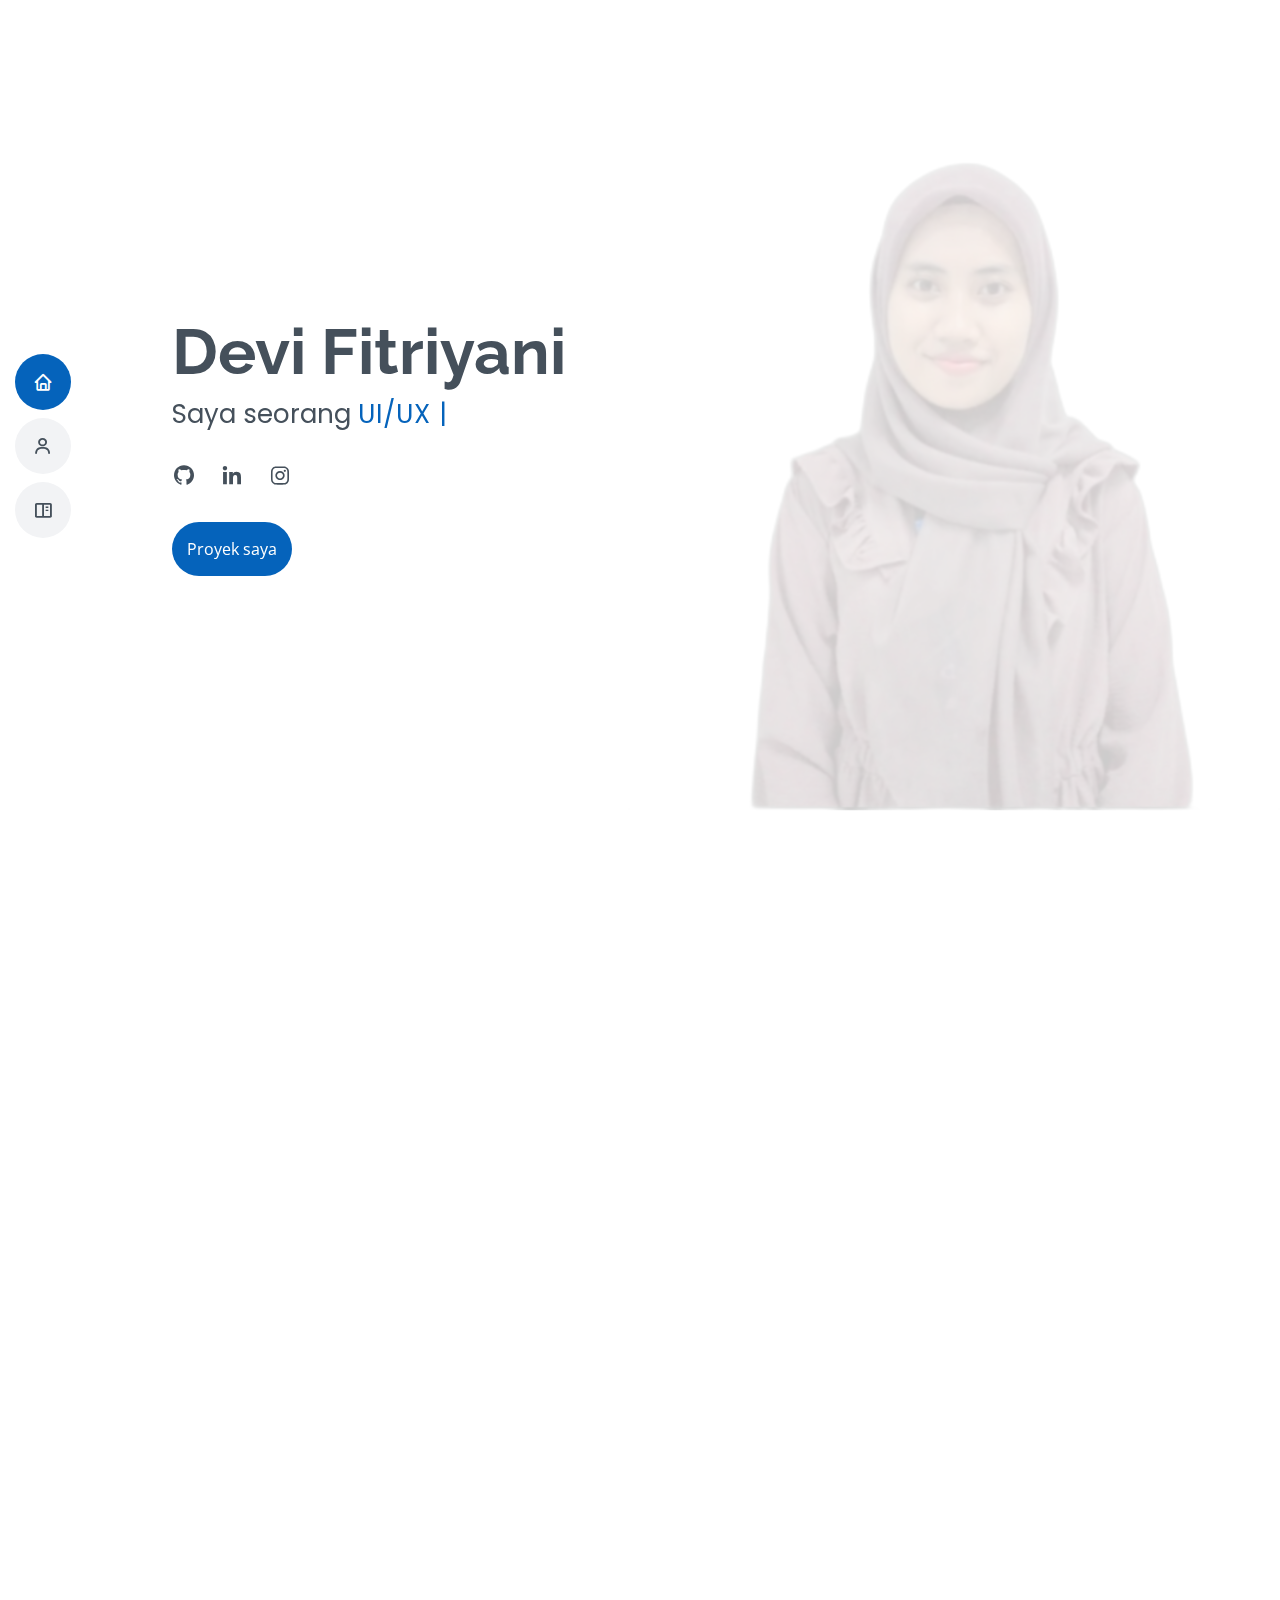
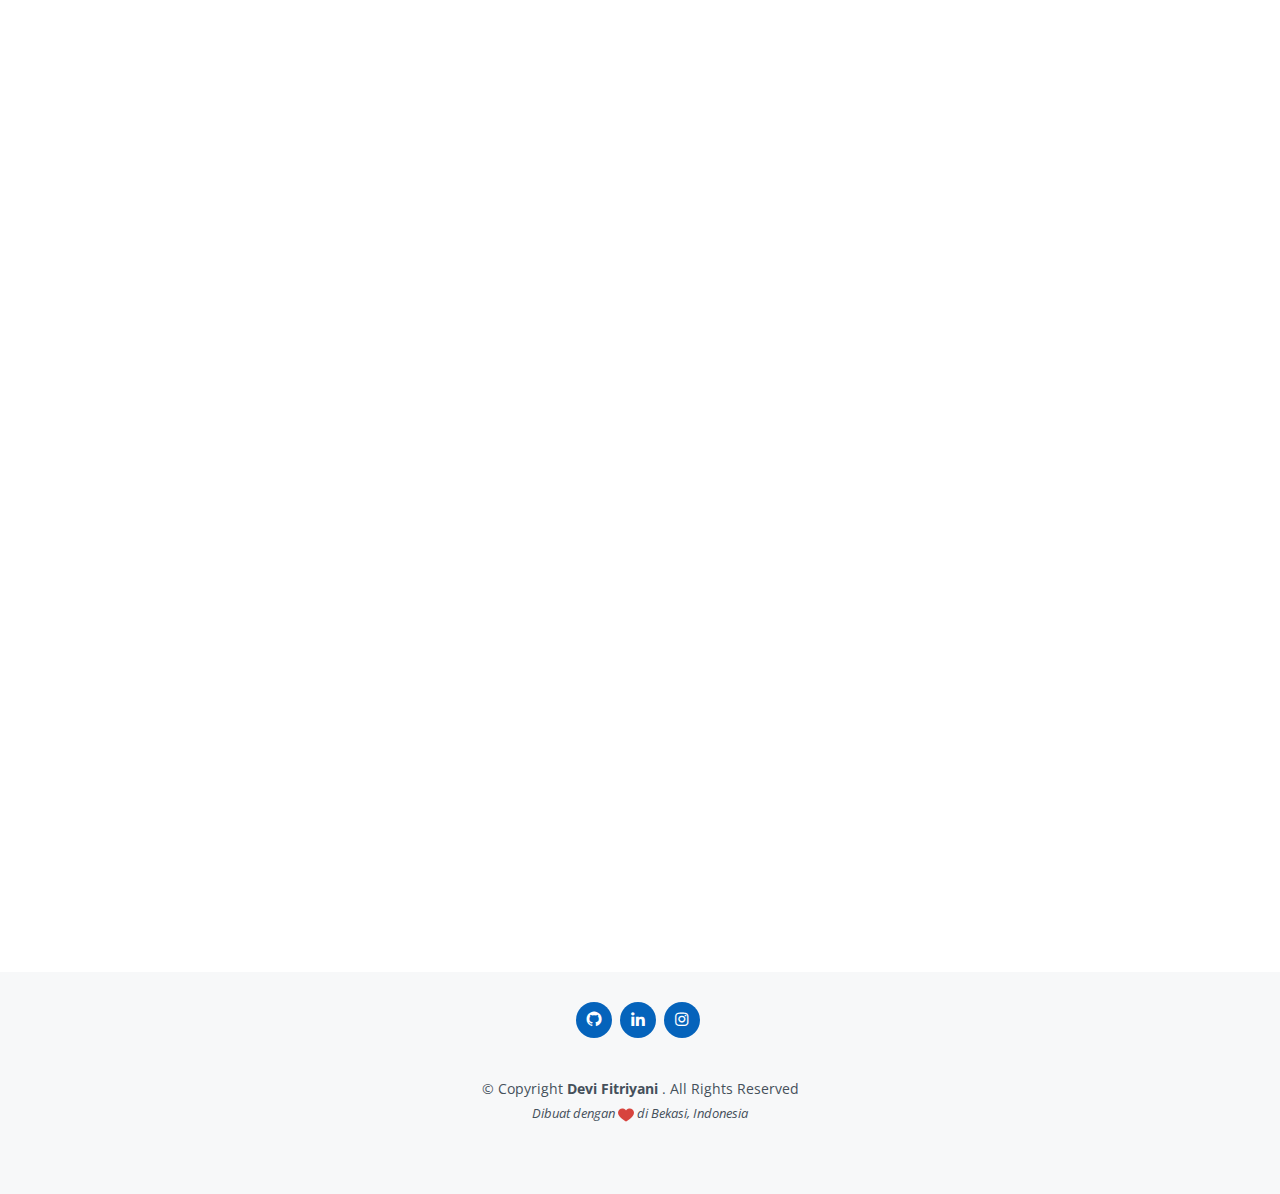
<file: index.html>
<!DOCTYPE html>
<html lang="en">
  <head>
    <meta charset="utf-8" />
    <meta content="width=device-width, initial-scale=1.0" name="viewport" />

    <title>Portofolio Devi Fitriyani</title>
    <meta content="" name="description" />
    <meta content="" name="keywords" />

    <!-- Favicons -->
    <link href="assets/img/favicon.png" rel="icon" />
    <link href="assets/img/apple-touch-icon.png" rel="apple-touch-icon" />

    <!-- Google Fonts -->
    <link
      href="https://fonts.googleapis.com/css?family=Open+Sans:300,300i,400,400i,600,600i,700,700i|Raleway:300,300i,400,400i,500,500i,600,600i,700,700i|Poppins:300,300i,400,400i,500,500i,600,600i,700,700i"
      rel="stylesheet"
    />

    <!-- Vendor CSS Files -->
    <link href="assets/vendor/aos/aos.css" rel="stylesheet" />
    <link
      href="assets/vendor/bootstrap/css/bootstrap.min.css"
      rel="stylesheet"
    />
    <link
      href="assets/vendor/bootstrap-icons/bootstrap-icons.css"
      rel="stylesheet"
    />
    <link href="assets/vendor/boxicons/css/boxicons.min.css" rel="stylesheet" />
    <link
      href="assets/vendor/glightbox/css/glightbox.min.css"
      rel="stylesheet"
    />
    <link href="assets/vendor/swiper/swiper-bundle.min.css" rel="stylesheet" />


    <!-- Template Main CSS File -->
    <link href="assets/css/style.css" rel="stylesheet" />
    <!-- =======================================================
  * Template Name: MyResume - v4.9.2
  * Template URL: https://bootstrapmade.com/free-html-bootstrap-template-my-resume/
  * Author: BootstrapMade.com
  * License: https://bootstrapmade.com/license/
  ======================================================== -->
  </head>

  <body>
    <!-- ======= Mobile nav toggle button ======= -->
    <!-- <button type="button" class="mobile-nav-toggle d-xl-none"><i class="bi bi-list mobile-nav-toggle"></i></button> -->
    <i class="bi bi-list mobile-nav-toggle d-lg-none"></i>
    <!-- ======= Header ======= -->
    <header id="header" class="d-flex flex-column justify-content-center">
      <nav id="navbar" class="navbar nav-menu">
        <ul>
          <li>
            <a href="#hero" class="nav-link scrollto active">
              <i class="bx bx-home"></i>
              <span>Beranda</span>
            </a>
          </li>
          <li>
            <a href="#about" class="nav-link scrollto">
              <i class="bx bx-user"></i>
              <span>Tentang</span>
            </a>
          </li>
          <li>
            <a href="#portfolio" class="nav-link scrollto">
              <i class="bx bx-book-content"></i>
              <span>Portofolio</span>
            </a>
          </li>
        </ul>
      </nav>
      <!-- .nav-menu -->
    </header>
    <!-- End Header -->

    <!-- ======= Hero Section ======= -->
    <section id="hero" class="d-flex flex-column justify-content-center">
      <div class="container" data-aos="zoom-in" data-aos-delay="100">
        <h1>Devi Fitriyani</h1>
        <p>
          Saya seorang
          <span
            class="typed"
            data-typed-items="UI/UX Designer"
          ></span>
        </p>
        <div class="social-links">
          <a href="https://github.com/Devtrian" class="github">
            <i class="bx bxl-github"></i>
          </a>
          <a href="https://www.linkedin.com/in/devi-fitriyani-7809b3223/" class="Linkedin">
            <i class="bx bxl-linkedin"></i>
          </a>
          <a
            href="https://www.instagram.com/"
            class="instagram"
          >
            <i class="bx bxl-instagram"></i>
          </a>
        </div>
        <div class="proyek">
          <button
            onclick="location.href='#portfolio'"
            type="button"
            class="nav-link scrollto"
          >
            Proyek saya
          </button>
        </div>
      </div>
    </section>
    <!-- End Hero -->

    <main id="main">
      <!-- ======= About Section ======= -->
      <section id="about" class="about">
        <div class="container" data-aos="fade-up">
          <div class="section-title">
            <h2>Tentang</h2>
           
          </div>

          <div class="row">
            <div class="col-lg-5">
              <img src="assets/img/hallo-bg.jpg" class="img-fluid" alt="" />
            </div>
            <div class="col-lg-7 pt-4 pt-lg-0 content">
              <h3>UI/UX Designer; </h3>
              <p class="mt-5">
                <b>Hai, Saya Devi Fitriyani</b>
                <br />
                Seorang mahasiswa yang antusias dan bersemangat di bidang 
                User Interface (UI) dan User Experience (UX). Saya memiliki
                keinginan yang kuat untuk menggabungkan desain yang
                menarik dan fungsionalitas yang baik untuk menciptakan
                pengalaman pengguna yang luar biasa. Saya percaya bahwa
                desain yang baik dapat membuat perbedaan signifikan dalam
                keberhasilan sebuah produk digital.
              </p>
              <div class="row">
                <div class="col-lg-6 mt-5">
                  <ul>
                    <li>
                      <i class="bi bi-chevron-right"></i>
                      <strong>Surel:</strong>
                      <span>fitrianidevv11@gmail.com</span>
                    </li>
                    <li>
                      <i class="bi bi-chevron-right"></i>
                      <strong>Lokasi:</strong>
                      <span>Bekasi, Indonesia</span>
                    </li>
                    <li>
                      <i class="bi bi-chevron-right"></i>
                      <strong>Organisasi:</strong>
                      <span>Himpunan Mahasiswa Sistem Informasi (HIMSI)</span>
                    </li>
                  </ul>
                </div>
              </div>
            </div>
          </div>
        </div>
      </section>
      <!-- End About Section -->

      <!-- ======= Portfolio Section ======= -->
      <section id="portfolio" class="portfolio section-bg">
        <div class="container" data-aos="fade-up">
          <div class="section-title">
            <h2>Portfolio</h2>
            <p>Berikut adalah proyek yang pernah saya kerjakan</p>
          </div>

          <div class="row">
            <div
              class="col-lg-12 d-flex justify-content-center"
              data-aos="fade-up"
              data-aos-delay="100"
            >
              <ul id="portfolio-flters">
                <li data-filter="*" class="filter-active">All</li>
                <li data-filter=".filter-app">Design UI UX</li>
              </ul>
            </div>
          </div>

          <div
            class="row portfolio-container"
            data-aos="fade-up"
            data-aos-delay="200"
          >
            <div class="col-lg-6 col-md-6 portfolio-item filter-app">
              <div class="portfolio-wrap">
                <img
                  src="assets/img/portfolio/yailah.png"
                  class="img-fluid"
                  alt=""
                />
                <div class="portfolio-info">
                  <h4>App 1</h4>
                  <p>Money Success</p>
                  <div class="portfolio-links">
                    <a
                      href="story.html"
                      class="portfolio-details-lightbox"
                      data-glightbox="type: external"
                      title="App 1"
                    >
                      <i class="bx bx-plus"></i>
                    </a>
                    <a
                      href="portfolio-details.html"
                      class="portfolio-details-lightbox"
                      data-glightbox="type: external"
                      title="Portfolio Details"
                    >
                      <i class="bx bx-link"></i>
                    </a>
                  </div>
                </div>
              </div>
            </div>
          </div>
        </div>
      </section>
      <!-- End Portfolio Section -->
    </main>
    <!-- End #main -->

    <!-- ======= Footer ======= -->
    <footer id="footer">
      <div class="container">
        <div class="social-links">
          <a href="https://github.com/Devtrian" class="github">
            <i class="bx bxl-github"></i>
          </a>
          <a href="https://www.linkedin.com/in/devi-fitriyani" class="Linkedin">
            <i class="bx bxl-linkedin"></i>
          </a>
          <a
            href="https://www.instagram.com/?hl=id"
            class="instagram"
          >
            <i class="bx bxl-instagram"></i>
          </a>
        </div>
        <div class="copyright">
          &copy; Copyright
          <strong><span>Devi Fitriyani</span></strong>
          . All Rights Reserved
        </div>
        <div class="credits">
          <!-- All the links in the footer should remain intact. -->
          <!-- You can delete the links only if you purchased the pro version. -->
          <!-- Licensing information: [license-url] -->
          <!-- Purchase the pro version with working PHP/AJAX contact form: https://bootstrapmade.com/free-html-bootstrap-template-my-resume/ -->
        <p>Dibuat dengan <img src="assets/img/heart.png" class="icon-heart" /> di Bekasi, Indonesia</p>
        
        </div>
      </div>
    </footer>
    <!-- End Footer -->

    <div id="preloader"></div>
    <a
      href="#"
      class="back-to-top d-flex align-items-center justify-content-center"
    >
      <i class="bi bi-arrow-up-short"></i>
    </a>

    <!-- Vendor JS Files -->
    <script src="assets/vendor/purecounter/purecounter_vanilla.js"></script>
    <script src="assets/vendor/aos/aos.js"></script>
    <script src="assets/vendor/bootstrap/js/bootstrap.bundle.min.js"></script>
    <script src="assets/vendor/glightbox/js/glightbox.min.js"></script>
    <script src="assets/vendor/isotope-layout/isotope.pkgd.min.js"></script>
    <script src="assets/vendor/swiper/swiper-bundle.min.js"></script>
    <script src="assets/vendor/typed.js/typed.min.js"></script>
    <script src="assets/vendor/waypoints/noframework.waypoints.js"></script>
    <script src="assets/vendor/php-email-form/validate.js"></script>

    <!-- Template Main JS File -->
    <script src="assets/js/main.js"></script>
  </body>
</html>
</file>
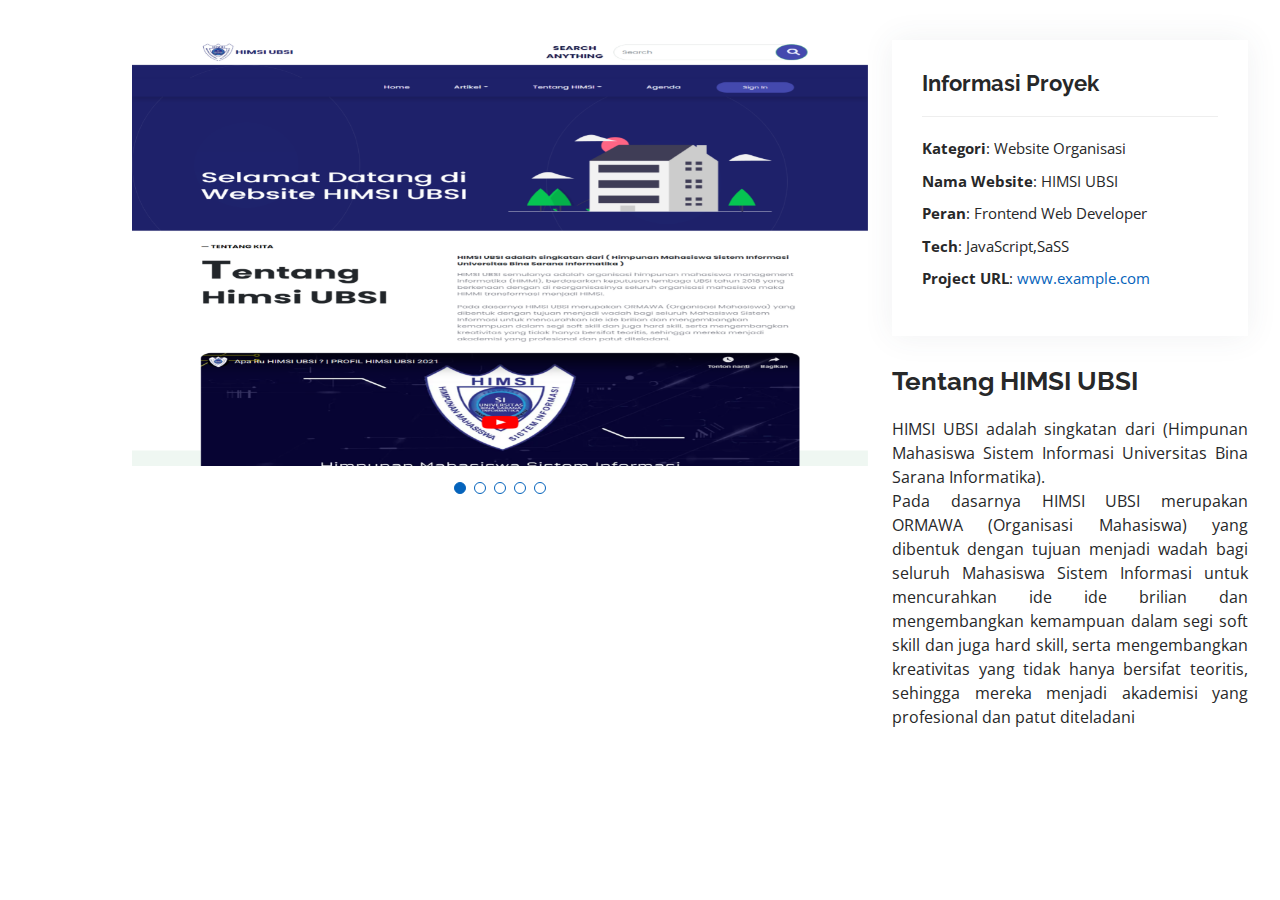
<file: portfolio-details-himsi.html>
<!DOCTYPE html>
<html lang="en">

<head>
  <meta charset="utf-8">
  <meta content="width=device-width, initial-scale=1.0" name="viewport">

  <title>Portfolio Details - Personal Bootstrap Template</title>
  <meta content="" name="description">
  <meta content="" name="keywords">

  <!-- Favicons -->
  <link href="assets/img/favicon.png" rel="icon">
  <link href="assets/img/apple-touch-icon.png" rel="apple-touch-icon">

  <!-- Google Fonts -->
  <link href="https://fonts.googleapis.com/css?family=Open+Sans:300,300i,400,400i,600,600i,700,700i|Raleway:300,300i,400,400i,500,500i,600,600i,700,700i|Poppins:300,300i,400,400i,500,500i,600,600i,700,700i" rel="stylesheet">

  <!-- Vendor CSS Files -->
  <link href="assets/vendor/aos/aos.css" rel="stylesheet">
  <link href="assets/vendor/bootstrap/css/bootstrap.min.css" rel="stylesheet">
  <link href="assets/vendor/bootstrap-icons/bootstrap-icons.css" rel="stylesheet">
  <link href="assets/vendor/boxicons/css/boxicons.min.css" rel="stylesheet">
  <link href="assets/vendor/glightbox/css/glightbox.min.css" rel="stylesheet">
  <link href="assets/vendor/swiper/swiper-bundle.min.css" rel="stylesheet">

  <!-- Template Main CSS File -->
  <link href="assets/css/style.css" rel="stylesheet">

  <!-- =======================================================
  * Template Name: MyResume - v4.9.2
  * Template URL: https://bootstrapmade.com/free-html-bootstrap-template-my-resume/
  * Author: BootstrapMade.com
  * License: https://bootstrapmade.com/license/
  ======================================================== -->
</head>

<body>

  <main id="main">

    <!-- ======= Portfolio Details Section ======= -->
    <section id="portfolio-details" class="portfolio-details">
      <div class="container">

        <div class="row gy-4">

          <div class="col-lg-8">
            <div class="portfolio-details-slider swiper">
              <div class="swiper-wrapper align-items-center">

                <div class="swiper-slide">
                  <img src="assets/img/portfolio/HIMSI-UBSI.png" alt="">
                </div>
                <div class="swiper-slide">
                  <img src="assets/img/portfolio/HIMSI-UBSI2.png" alt="">
                </div>
                <div class="swiper-slide">
                  <img src="assets/img/portfolio/HIMSI-UBSI3.png" alt="">
                </div>
                <div class="swiper-slide">
                  <img src="assets/img/portfolio/HIMSI-UBSI4.png" alt="">
                </div>
                <div class="swiper-slide">
                  <img src="assets/img/portfolio/HIMSI-UBSI5.png" alt="">
                </div>
              </div>
              <div class="swiper-pagination"></div>
            </div>
          </div>

          <div class="col-lg-4">
            <div class="portfolio-info">
              <h3>Informasi Proyek</h3>
              <ul>
                <li><strong>Kategori</strong>: Website Organisasi</li>
                <li><strong>Nama Website</strong>: HIMSI UBSI </li>
                <li><strong>Peran</strong>: Frontend Web Developer </li>
                <li><strong>Tech</strong>: JavaScript,SaSS </li>
                <li><strong>Project URL</strong>: <a href="#">www.example.com</a></li>
              </ul>
            </div>
            <div class="portfolio-description">
              <h2>Tentang HIMSI UBSI</h2>
              <p style="text-align:justify;">
                HIMSI UBSI adalah singkatan dari (Himpunan Mahasiswa Sistem Informasi Universitas Bina Sarana Informatika). <br>
                Pada dasarnya HIMSI UBSI merupakan ORMAWA (Organisasi Mahasiswa) yang dibentuk dengan tujuan menjadi wadah bagi seluruh Mahasiswa Sistem Informasi untuk mencurahkan ide ide brilian dan mengembangkan kemampuan dalam segi soft skill dan juga hard skill, serta mengembangkan kreativitas yang tidak hanya bersifat teoritis, sehingga mereka menjadi akademisi yang profesional dan patut diteladani
              </p>
            </div>
          </div>

        </div>

      </div>
    </section><!-- End Portfolio Details Section -->

  </main><!-- End #main -->

  <div id="preloader"></div>
  <a href="#" class="back-to-top d-flex align-items-center justify-content-center"><i class="bi bi-arrow-up-short"></i></a>

  <!-- Vendor JS Files -->
  <script src="assets/vendor/purecounter/purecounter_vanilla.js"></script>
  <script src="assets/vendor/aos/aos.js"></script>
  <script src="assets/vendor/bootstrap/js/bootstrap.bundle.min.js"></script>
  <script src="assets/vendor/glightbox/js/glightbox.min.js"></script>
  <script src="assets/vendor/isotope-layout/isotope.pkgd.min.js"></script>
  <script src="assets/vendor/swiper/swiper-bundle.min.js"></script>
  <script src="assets/vendor/typed.js/typed.min.js"></script>
  <script src="assets/vendor/waypoints/noframework.waypoints.js"></script>
  <script src="assets/vendor/php-email-form/validate.js"></script>

  <!-- Template Main JS File -->
  <script src="assets/js/main.js"></script>

</body>

</html>
</file>
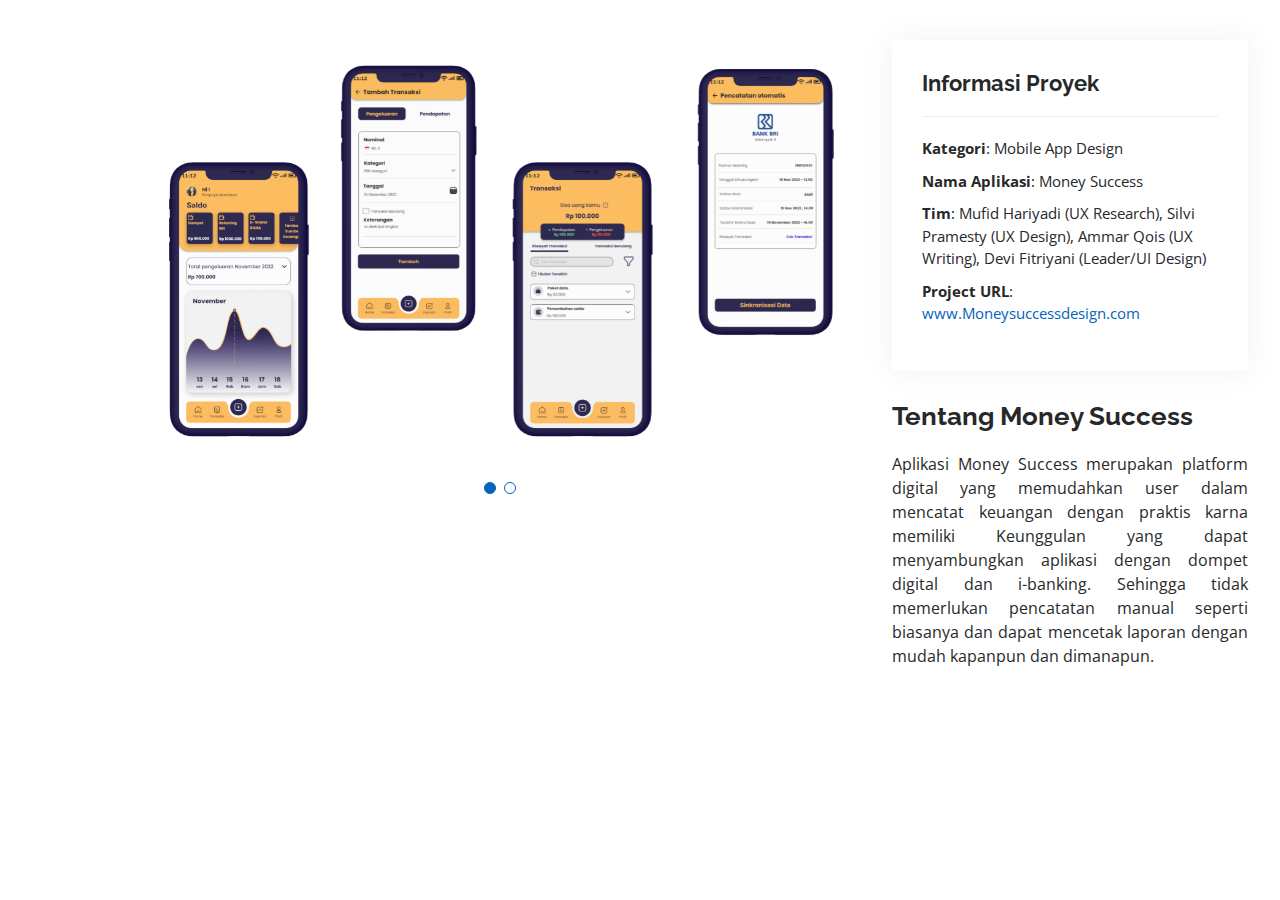
<file: portfolio-details.html>
<!DOCTYPE html>
<html lang="en">

<head>
  <meta charset="utf-8">
  <meta content="width=device-width, initial-scale=1.0" name="viewport">

  <title>Portfolio Details - Personal Bootstrap Template</title>
  <meta content="" name="description">
  <meta content="" name="keywords">

  <!-- Favicons -->
  <link href="assets/img/favicon.png" rel="icon">
  <link href="assets/img/apple-touch-icon.png" rel="apple-touch-icon">

  <!-- Google Fonts -->
  <link href="https://fonts.googleapis.com/css?family=Open+Sans:300,300i,400,400i,600,600i,700,700i|Raleway:300,300i,400,400i,500,500i,600,600i,700,700i|Poppins:300,300i,400,400i,500,500i,600,600i,700,700i" rel="stylesheet">

  <!-- Vendor CSS Files -->
  <link href="assets/vendor/aos/aos.css" rel="stylesheet">
  <link href="assets/vendor/bootstrap/css/bootstrap.min.css" rel="stylesheet">
  <link href="assets/vendor/bootstrap-icons/bootstrap-icons.css" rel="stylesheet">
  <link href="assets/vendor/boxicons/css/boxicons.min.css" rel="stylesheet">
  <link href="assets/vendor/glightbox/css/glightbox.min.css" rel="stylesheet">
  <link href="assets/vendor/swiper/swiper-bundle.min.css" rel="stylesheet">

  <!-- Template Main CSS File -->
  <link href="assets/css/style.css" rel="stylesheet">

  <!-- =======================================================
  * Template Name: MyResume - v4.9.2
  * Template URL: https://bootstrapmade.com/free-html-bootstrap-template-my-resume/
  * Author: BootstrapMade.com
  * License: https://bootstrapmade.com/license/
  ======================================================== -->
</head>

<body>

  <main id="main">

    <!-- ======= Portfolio Details Section ======= -->
    <section id="portfolio-details" class="portfolio-details">
      <div class="container">

        <div class="row gy-4">

          <div class="col-lg-8">
            <div class="portfolio-details-slider swiper">
              <div class="swiper-wrapper align-items-center">

                <div class="swiper-slide">
                  <img src="assets/img/portfolio/story-1.png" alt="">
                </div>

                <div class="swiper-slide">
                  <img src="assets/img/portfolio/story-2.png" alt="">
                </div>
              </div>
              <div class="swiper-pagination"></div>
            </div>
          </div>

          <div class="col-lg-4">
            <div class="portfolio-info">
              <h3>Informasi Proyek</h3>
              <ul>
                <li><strong>Kategori</strong>: Mobile App Design</li>
                <li><strong>Nama Aplikasi</strong>: Money Success</li>
                <li><strong>Tim</strong>: Mufid Hariyadi (UX Research), Silvi Pramesty (UX Design), Ammar Qois (UX Writing), Devi Fitriyani (Leader/UI Design) </li>
                <li><strong>Project URL</strong>: <a href="https://www.figma.com/file/ozfZOAJMH5m8r4L7PHTnaO/New-Money-Success?type=design&node-id=0%3A1&mode=design&t=BBU47aibJZok7N31-1" target="_blank">www.Moneysuccessdesign.com</a></li>
              </ul>
            </div>
            <div class="portfolio-description">
              <h2>Tentang Money Success</h2>
              <p style="text-align:justify;">
               Aplikasi Money Success merupakan platform digital yang memudahkan user 
               dalam mencatat keuangan dengan praktis karna memiliki Keunggulan yang dapat menyambungkan 
               aplikasi dengan dompet digital dan i-banking. 
               Sehingga tidak memerlukan pencatatan manual seperti biasanya dan 
               dapat mencetak laporan dengan mudah kapanpun dan dimanapun. 
              </p>
            </div>
          </div>

        </div>

      </div>
    </section><!-- End Portfolio Details Section -->

  </main><!-- End #main -->

  <div id="preloader"></div>
  <a href="#" class="back-to-top d-flex align-items-center justify-content-center"><i class="bi bi-arrow-up-short"></i></a>

  <!-- Vendor JS Files -->
  <script src="assets/vendor/purecounter/purecounter_vanilla.js"></script>
  <script src="assets/vendor/aos/aos.js"></script>
  <script src="assets/vendor/bootstrap/js/bootstrap.bundle.min.js"></script>
  <script src="assets/vendor/glightbox/js/glightbox.min.js"></script>
  <script src="assets/vendor/isotope-layout/isotope.pkgd.min.js"></script>
  <script src="assets/vendor/swiper/swiper-bundle.min.js"></script>
  <script src="assets/vendor/typed.js/typed.min.js"></script>
  <script src="assets/vendor/waypoints/noframework.waypoints.js"></script>
  <script src="assets/vendor/php-email-form/validate.js"></script>

  <!-- Template Main JS File -->
  <script src="assets/js/main.js"></script>

</body>

</html>
</file>
<file: assets/css/style.css>
/**
* Template Name: MyResume - v4.9.2
* Template URL: https://bootstrapmade.com/free-html-bootstrap-template-my-resume/
* Author: BootstrapMade.com
* License: https://bootstrapmade.com/license/
*/

/*--------------------------------------------------------------
# General
--------------------------------------------------------------*/
body {
  font-family: "Open Sans", sans-serif;
  color: #272829;
}

a {
  color: #0563bb;
  text-decoration: none;
}

a:hover {
  color: #067ded;
  text-decoration: none;
}

h1,
h2,
h3,
h4,
h5,
h6 {
  font-family: "Raleway", sans-serif;
}

/*--------------------------------------------------------------
# Back to top button
--------------------------------------------------------------*/
.back-to-top {
  position: fixed;
  visibility: hidden;
  opacity: 0;
  right: 15px;
  bottom: 15px;
  z-index: 996;
  background: #0563bb;
  width: 40px;
  height: 40px;
  border-radius: 50px;
  transition: all 0.4s;
}

.back-to-top i {
  font-size: 28px;
  color: #fff;
  line-height: 0;
}

.back-to-top:hover {
  background: #0678e3;
  color: #fff;
}

.back-to-top.active {
  visibility: visible;
  opacity: 1;
}

/*--------------------------------------------------------------
# Preloader
--------------------------------------------------------------*/
#preloader {
  position: fixed;
  top: 0;
  left: 0;
  right: 0;
  bottom: 0;
  z-index: 9999;
  overflow: hidden;
  background: #fff;
}

#preloader:before {
  content: "";
  position: fixed;
  top: calc(50% - 30px);
  left: calc(50% - 30px);
  border: 6px solid #0563bb;
  border-top-color: #fff;
  border-bottom-color: #fff;
  border-radius: 50%;
  width: 60px;
  height: 60px;
  -webkit-animation: animate-preloader 1s linear infinite;
  animation: animate-preloader 1s linear infinite;
}

@-webkit-keyframes animate-preloader {
  0% {
    transform: rotate(0deg);
  }

  100% {
    transform: rotate(360deg);
  }
}

@keyframes animate-preloader {
  0% {
    transform: rotate(0deg);
  }

  100% {
    transform: rotate(360deg);
  }
}

/*--------------------------------------------------------------
# Disable aos animation delay on mobile devices
--------------------------------------------------------------*/
@media screen and (max-width: 768px) {
  [data-aos-delay] {
    transition-delay: 0 !important;
  }
}

/*--------------------------------------------------------------
# Header
--------------------------------------------------------------*/
#header {
  position: fixed;
  top: 0;
  left: 0;
  bottom: 0;
  z-index: 9997;
  transition: all 0.5s;
  padding: 15px;
  overflow-y: auto;
}

@media (max-width: 991px) {
  #header {
    width: 300px;
    background: #fff;
    border-right: 1px solid #e6e9ec;
    left: -300px;
  }
}

@media (min-width: 991px) {
  #main {
    margin-left: 100px;
  }
}

/*--------------------------------------------------------------
# Navigation Menu
--------------------------------------------------------------*/
/**
* Desktop Navigation 
*/
.nav-menu {
  padding: 0;
  display: block;
}

.nav-menu * {
  margin: 0;
  padding: 0;
  list-style: none;
}

.nav-menu > ul > li {
  position: relative;
  white-space: nowrap;
}

.nav-menu a,
.nav-menu a:focus {
  display: flex;
  align-items: center;
  color: #45505b;
  padding: 10px 18px;
  margin-bottom: 8px;
  transition: 0.3s;
  font-size: 15px;
  border-radius: 50px;
  background: #f2f3f5;
  height: 56px;
  width: 100%;
  overflow: hidden;
  transition: 0.3s;
}

.nav-menu a i,
.nav-menu a:focus i {
  font-size: 20px;
}

.nav-menu a span,
.nav-menu a:focus span {
  padding: 0 5px 0 7px;
  color: #45505b;
}

@media (min-width: 992px) {
  .nav-menu a,
  .nav-menu a:focus {
    width: 56px;
  }

  .nav-menu a span,
  .nav-menu a:focus span {
    display: none;
    color: #fff;
  }
}

.nav-menu a:hover,
.nav-menu .active,
.nav-menu .active:focus,
.nav-menu li:hover > a {
  color: #fff;
  background: #0563bb;
}

.nav-menu a:hover span,
.nav-menu .active span,
.nav-menu .active:focus span,
.nav-menu li:hover > a span {
  color: #fff;
}

.nav-menu a:hover,
.nav-menu li:hover > a {
  width: 100%;
  color: #fff;
}

.nav-menu a:hover span,
.nav-menu li:hover > a span {
  display: block;
}

/**
* Mobile Navigation 
*/
.mobile-nav-toggle {
  position: fixed;
  right: 10px;
  top: 10px;
  z-index: 9998;
  border: 0;
  background: none;
  font-size: 28px;
  transition: all 0.4s;
  outline: none !important;
  line-height: 0;
  cursor: pointer;
  border-radius: 50px;
  padding: 5px;
}

.mobile-nav-toggle i {
  color: #45505b;
}

.mobile-nav-active {
  overflow: hidden;
}

.mobile-nav-active #header {
  left: 0;
}

.mobile-nav-active .mobile-nav-toggle {
  color: #fff;
  background-color: #0563bb;
}

.container .proyek button {
  background-color: #0563bb;
  margin-top: 30px;
  padding: 15px;
  border-radius: 40px;
  color: #fff;
  border: #0563bb;
}
.container .proyek button:hover {
  background-color: #0563bba6;
  color: rgba(255, 255, 255, 0.774);
}

/*--------------------------------------------------------------
# Hero Section
--------------------------------------------------------------*/
#hero {
  width: 100%;
  height: 100vh;
  background: url("../img/kiyowo-bg.png") top right no-repeat;
  background-size: cover;
  position: relative;
}

@media (min-width: 992px) {
  #hero {
    padding-left: 160px;
  }
}

#hero:before {
  content: "";
  background: rgba(255, 255, 255, 0.8);
  position: absolute;
  bottom: 0;
  top: 0;
  left: 0;
  right: 0;
}

#hero h1 {
  margin: 0;
  font-size: 64px;
  font-weight: 700;
  line-height: 56px;
  color: #45505b;
}

#hero p {
  color: #45505b;
  margin: 15px 0 0 0;
  font-size: 26px;
  font-family: "Poppins", sans-serif;
}

#hero p span {
  color: #0563bb;
  letter-spacing: 1px;
}

#hero .social-links {
  margin-top: 30px;
}

#hero .social-links a {
  font-size: 24px;
  display: inline-block;
  color: #45505b;
  line-height: 1;
  margin-right: 20px;
  transition: 0.3s;
}

#hero .social-links a:hover {
  color: #0563bb;
}

@media (max-width: 992px) {
  #hero {
    text-align: center;
  }

  #hero h1 {
    font-size: 32px;
    line-height: 36px;
  }

  #hero p {
    margin-top: 10px;
    font-size: 20px;
    line-height: 24px;
  }
}

/*--------------------------------------------------------------
# Sections General
--------------------------------------------------------------*/
section {
  padding: 60px 0;
  overflow: hidden;
}

.section-title {
  text-align: center;
  padding-bottom: 30px;
}

.section-title h2 {
  font-size: 32px;
  font-weight: bold;
  text-transform: uppercase;
  margin-bottom: 20px;
  padding-bottom: 20px;
  position: relative;
  color: #45505b;
}

.section-title h2::before {
  content: "";
  position: absolute;
  display: block;
  width: 120px;
  height: 1px;
  background: #ddd;
  bottom: 1px;
  left: calc(50% - 60px);
}

.section-title h2::after {
  content: "";
  position: absolute;
  display: block;
  width: 40px;
  height: 3px;
  background: #0563bb;
  bottom: 0;
  left: calc(50% - 20px);
}

.section-title p {
  margin-bottom: 0;
}

/*--------------------------------------------------------------
# About
--------------------------------------------------------------*/
.about .content h3 {
  font-weight: 700;
  font-size: 26px;
  color: #728394;
}

.about .content ul {
  list-style: none;
  padding: 0;
}

.about .content ul li {
  margin-bottom: 20px;
  display: flex;
  align-items: center;
}

.about .content ul strong {
  margin-right: 10px;
}

.about .content ul i {
  font-size: 16px;
  margin-right: 5px;
  color: #0563bb;
  line-height: 0;
}

.about .content p:last-child {
  margin-bottom: 0;
}

/*--------------------------------------------------------------
# Portfolio
--------------------------------------------------------------*/
.portfolio .portfolio-item {
  margin-bottom: 30px;
}

.portfolio #portfolio-flters {
  padding: 0;
  margin: 0 auto 25px auto;
  list-style: none;
  text-align: center;
  background: #fff;
  border-radius: 50px;
  padding: 2px 15px;
}

.portfolio #portfolio-flters li {
  cursor: pointer;
  display: inline-block;
  padding: 10px 15px;
  font-size: 14px;
  font-weight: 600;
  line-height: 1;
  text-transform: uppercase;
  color: #272829;
  margin-bottom: 5px;
  transition: all 0.3s ease-in-out;
}

.portfolio #portfolio-flters li:hover,
.portfolio #portfolio-flters li.filter-active {
  color: #0563bb;
}

.portfolio #portfolio-flters li:last-child {
  margin-right: 0;
}

.portfolio .portfolio-wrap {
  transition: 0.3s;
  position: relative;
  overflow: hidden;
  z-index: 1;
  background: rgba(69, 80, 91, 0.8);
}

.portfolio .portfolio-wrap::before {
  content: "";
  background: rgba(255, 255, 255, 0.7);
  position: absolute;
  left: 30px;
  right: 30px;
  top: 30px;
  bottom: 30px;
  transition: all ease-in-out 0.3s;
  z-index: 2;
  opacity: 0;
}

.portfolio .portfolio-wrap .portfolio-info {
  opacity: 0;
  position: absolute;
  top: 0;
  left: 0;
  right: 0;
  bottom: 0;
  text-align: center;
  z-index: 3;
  transition: all ease-in-out 0.3s;
  display: flex;
  flex-direction: column;
  justify-content: center;
  align-items: center;
}

.portfolio .portfolio-wrap .portfolio-info::before {
  display: block;
  content: "";
  width: 48px;
  height: 48px;
  position: absolute;
  top: 35px;
  left: 35px;
  border-top: 3px solid #d7dce1;
  border-left: 3px solid #d7dce1;
  transition: all 0.5s ease 0s;
  z-index: 9994;
}

.portfolio .portfolio-wrap .portfolio-info::after {
  display: block;
  content: "";
  width: 48px;
  height: 48px;
  position: absolute;
  bottom: 35px;
  right: 35px;
  border-bottom: 3px solid #d7dce1;
  border-right: 3px solid #d7dce1;
  transition: all 0.5s ease 0s;
  z-index: 9994;
}

.portfolio .portfolio-wrap .portfolio-info h4 {
  font-size: 20px;
  color: #45505b;
  font-weight: 600;
}

.portfolio .portfolio-wrap .portfolio-info p {
  color: #45505b;
  font-size: 14px;
  text-transform: uppercase;
  padding: 0;
  margin: 0;
}

.portfolio .portfolio-wrap .portfolio-links {
  text-align: center;
  z-index: 4;
}

.portfolio .portfolio-wrap .portfolio-links a {
  color: #45505b;
  margin: 0 2px;
  font-size: 28px;
  display: inline-block;
  transition: 0.3s;
}

.portfolio .portfolio-wrap .portfolio-links a:hover {
  color: #148af9;
}

.portfolio .portfolio-wrap:hover::before {
  top: 0;
  left: 0;
  right: 0;
  bottom: 0;
  opacity: 1;
}

.portfolio .portfolio-wrap:hover .portfolio-info {
  opacity: 1;
}

.portfolio .portfolio-wrap:hover .portfolio-info::before {
  top: 15px;
  left: 15px;
}

.portfolio .portfolio-wrap:hover .portfolio-info::after {
  bottom: 15px;
  right: 15px;
}

/*--------------------------------------------------------------
# Portfolio Details
--------------------------------------------------------------*/
.portfolio-details {
  padding-top: 40px;
}

.portfolio-details .portfolio-details-slider img {
  width: 100%;
}

.portfolio-details .portfolio-details-slider .swiper-pagination {
  margin-top: 20px;
  position: relative;
}

.portfolio-details
  .portfolio-details-slider
  .swiper-pagination
  .swiper-pagination-bullet {
  width: 12px;
  height: 12px;
  background-color: #fff;
  opacity: 1;
  border: 1px solid #0563bb;
}

.portfolio-details
  .portfolio-details-slider
  .swiper-pagination
  .swiper-pagination-bullet-active {
  background-color: #0563bb;
}

.portfolio-details .portfolio-info {
  padding: 30px;
  box-shadow: 0px 0 30px rgba(69, 80, 91, 0.08);
}

.portfolio-details .portfolio-info h3 {
  font-size: 22px;
  font-weight: 700;
  margin-bottom: 20px;
  padding-bottom: 20px;
  border-bottom: 1px solid #eee;
}

.portfolio-details .portfolio-info ul {
  list-style: none;
  padding: 0;
  font-size: 15px;
}

.portfolio-details .portfolio-info ul li + li {
  margin-top: 10px;
}

.portfolio-details .portfolio-description {
  padding-top: 30px;
}

.portfolio-details .portfolio-description h2 {
  font-size: 26px;
  font-weight: 700;
  margin-bottom: 20px;
}

.portfolio-details .portfolio-description p {
  padding: 0;
}

@-webkit-keyframes animate-loading {
  0% {
    transform: rotate(0deg);
  }

  100% {
    transform: rotate(360deg);
  }
}

@keyframes animate-loading {
  0% {
    transform: rotate(0deg);
  }

  100% {
    transform: rotate(360deg);
  }
}

/*--------------------------------------------------------------
# Footer
--------------------------------------------------------------*/
#footer {
  background: #f7f8f9;
  color: #45505b;
  font-size: 14px;
  text-align: center;
  padding: 30px 0;
}

#footer h3 {
  font-size: 36px;
  font-weight: 700;
  position: relative;
  font-family: "Poppins", sans-serif;
  padding: 0;
  margin: 0 0 15px 0;
}

#footer p {
  font-size: 15;
  font-style: italic;
  padding: 0;
  margin: 0 0 40px 0;
}

#footer .social-links {
  margin: 0 0 40px 0;
}

#footer .social-links a {
  font-size: 18px;
  display: inline-block;
  background: #0563bb;
  color: #fff;
  line-height: 1;
  padding: 8px 0;
  margin-right: 4px;
  border-radius: 50%;
  text-align: center;
  width: 36px;
  height: 36px;
  transition: 0.3s;
}

#footer .social-links a:hover {
  background: #0678e3;
  color: #fff;
  text-decoration: none;
}

#footer .copyright {
  margin: 0 0 5px 0;
}

#footer .credits {
  font-size: 13px;
}
</file>
